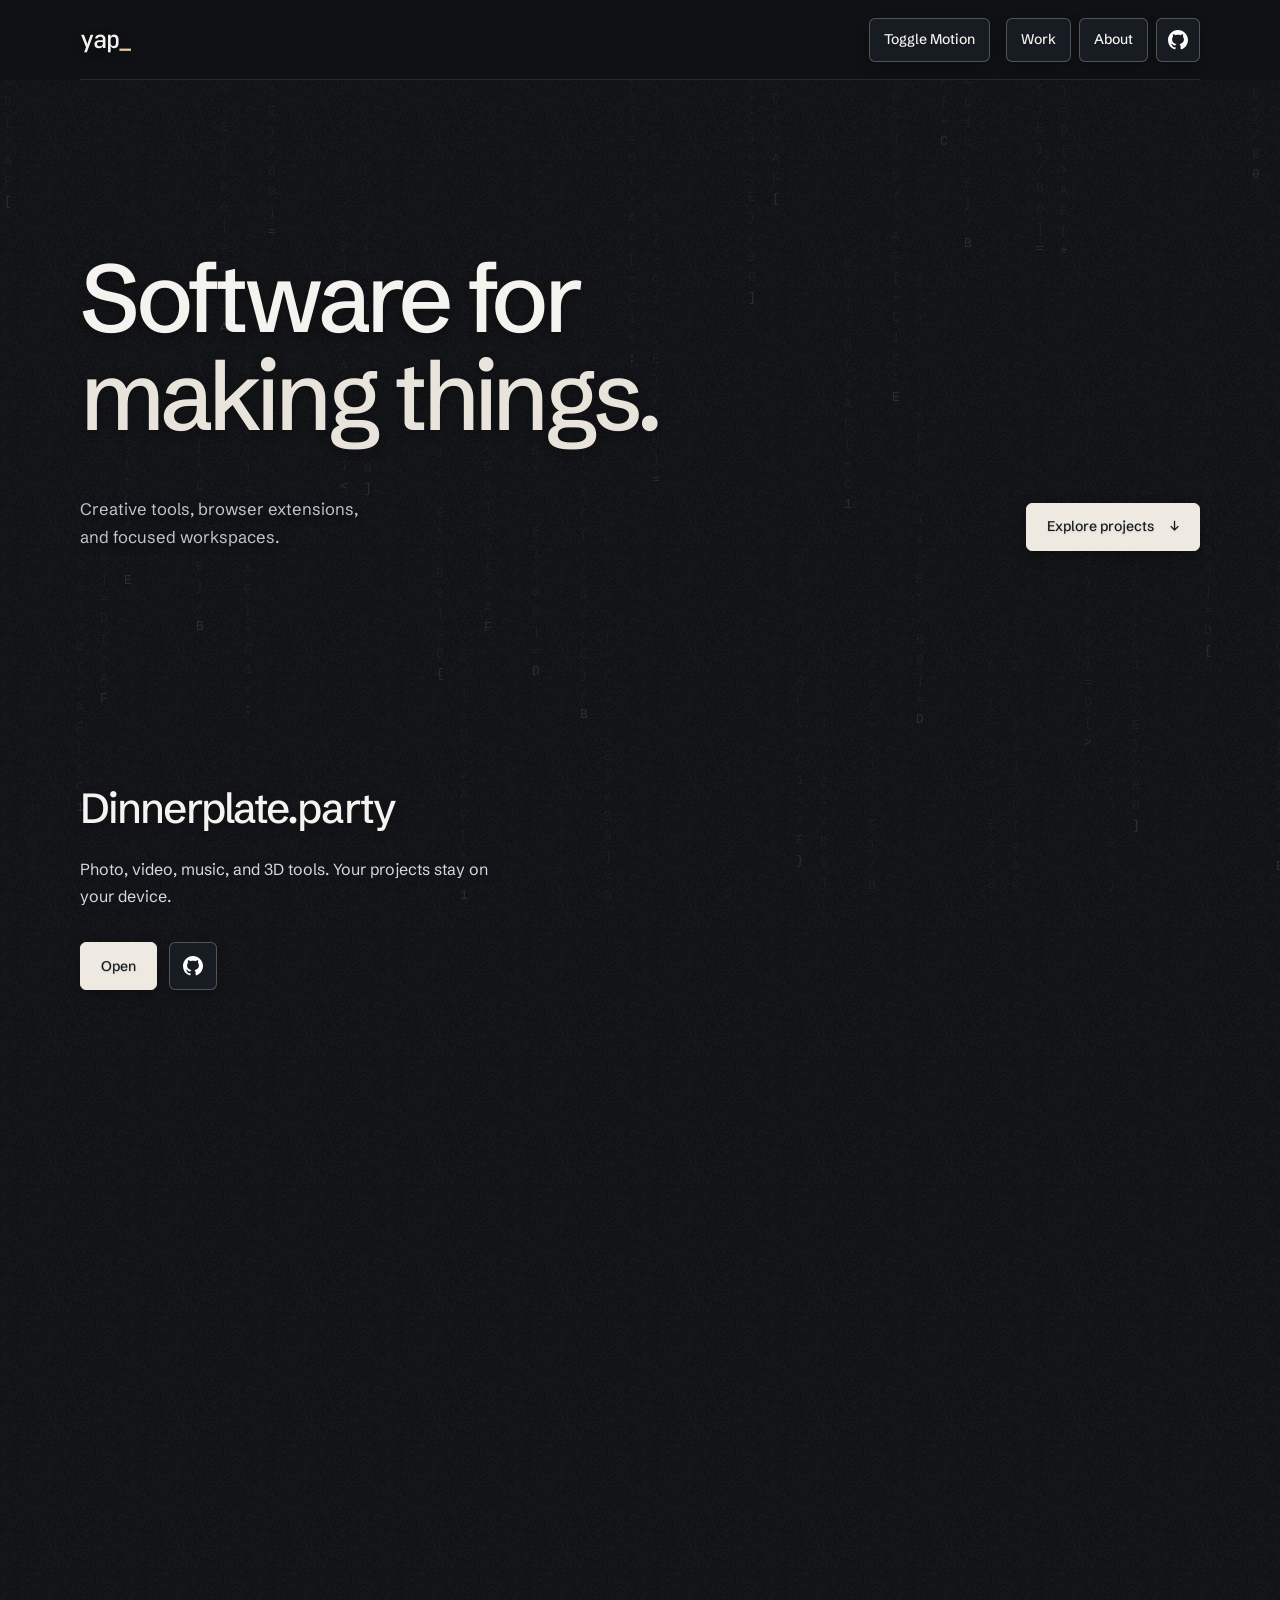
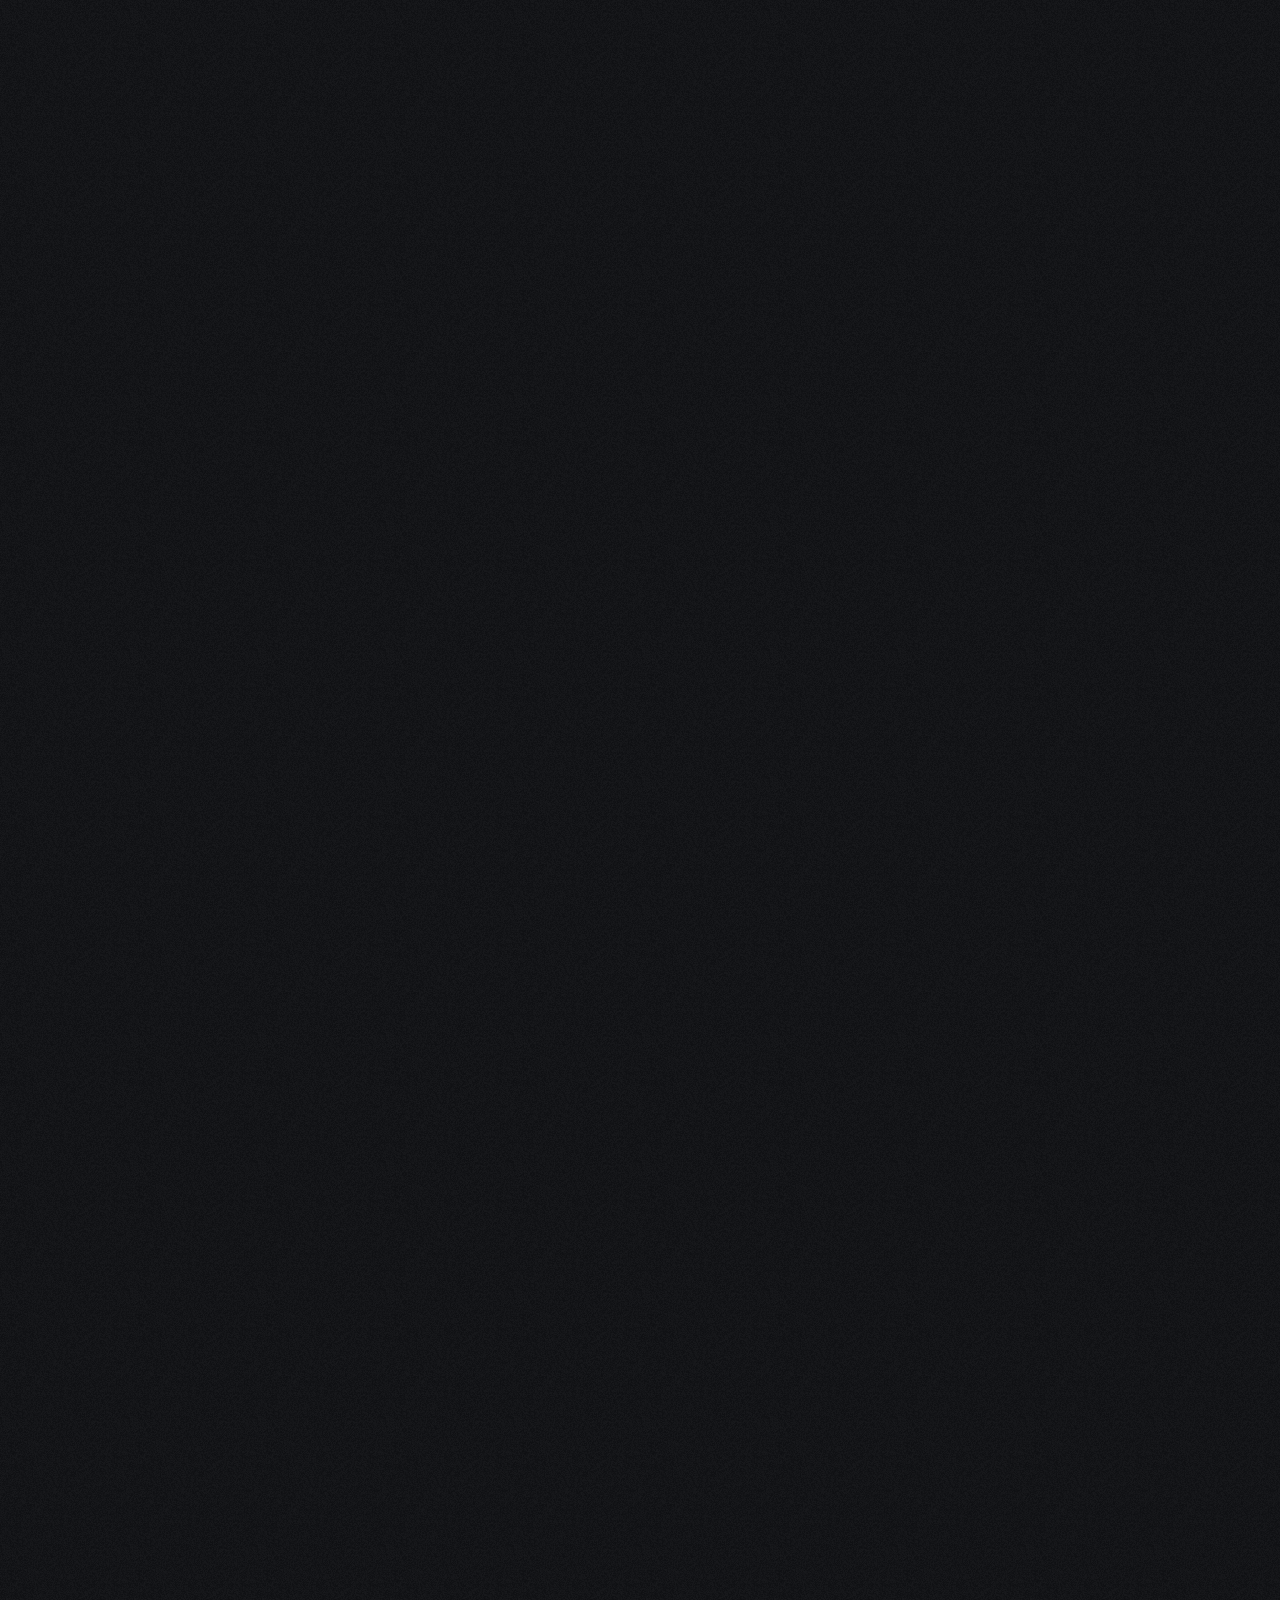
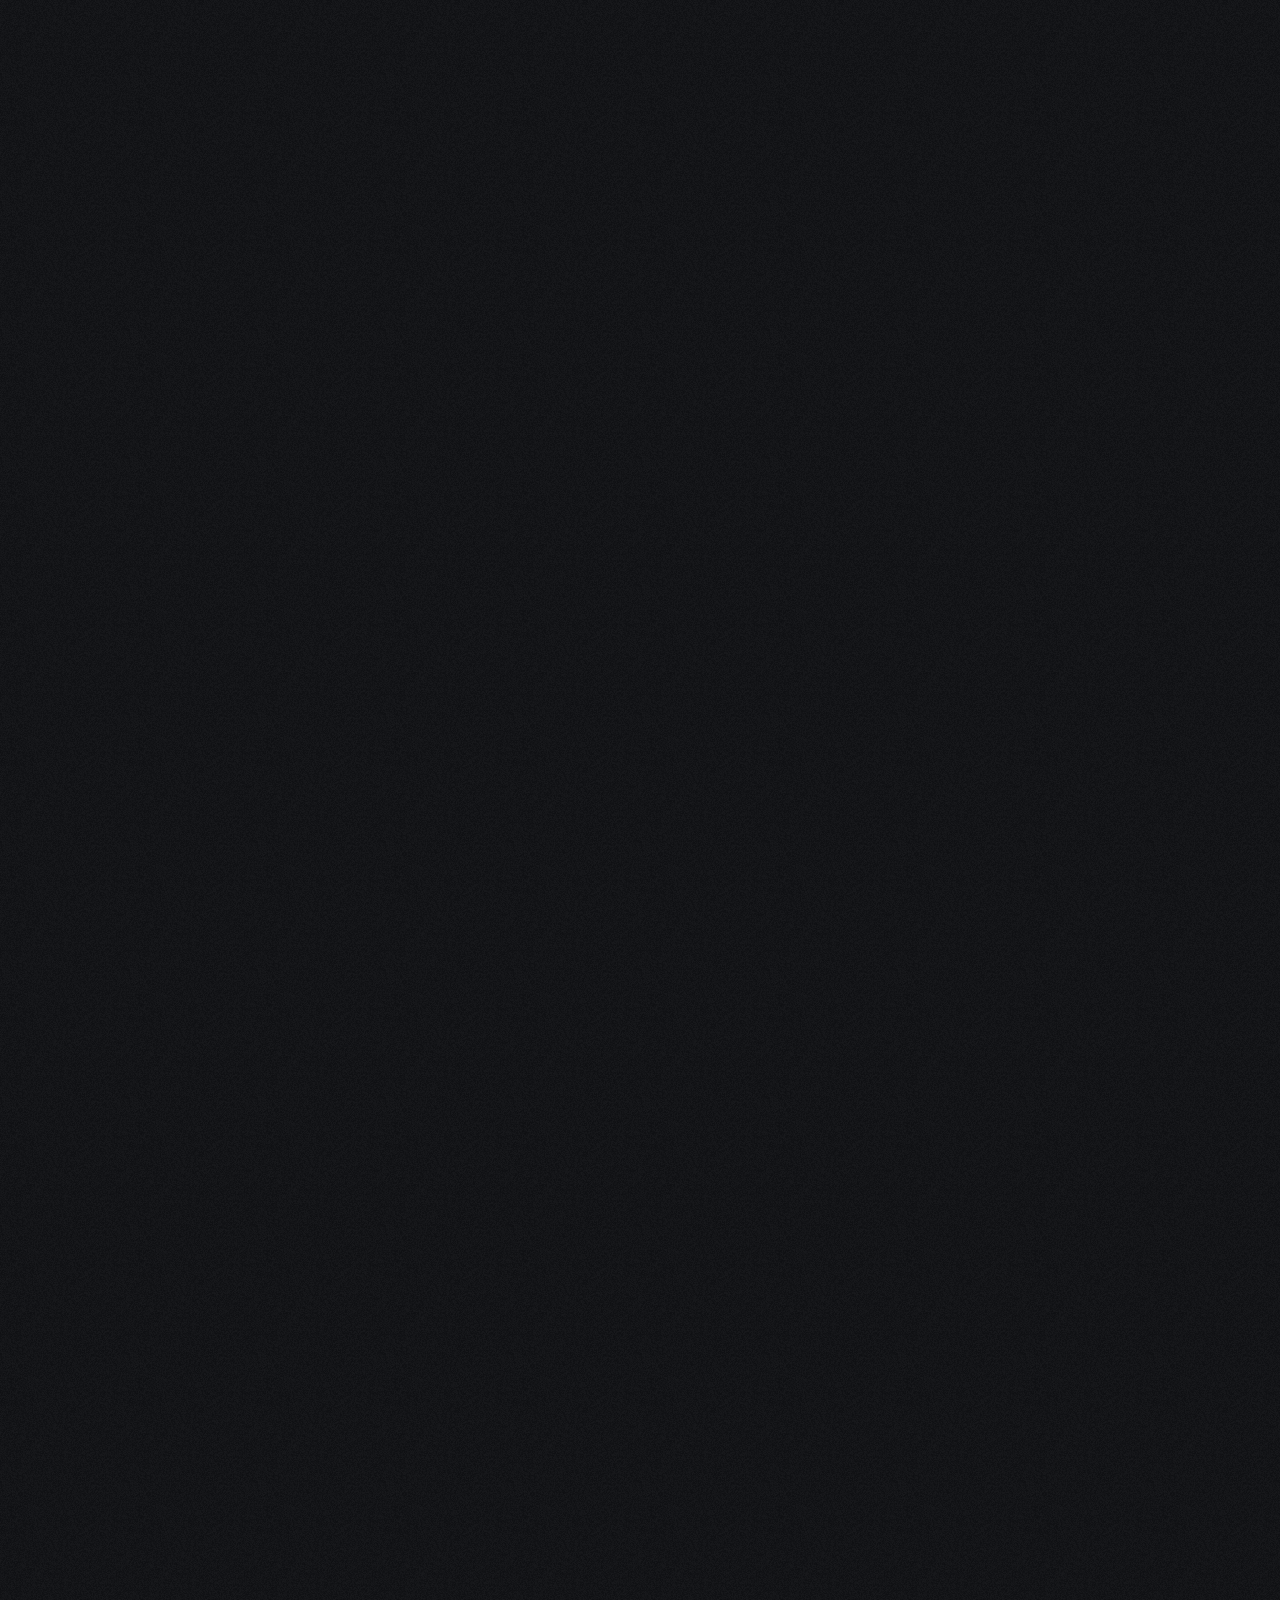
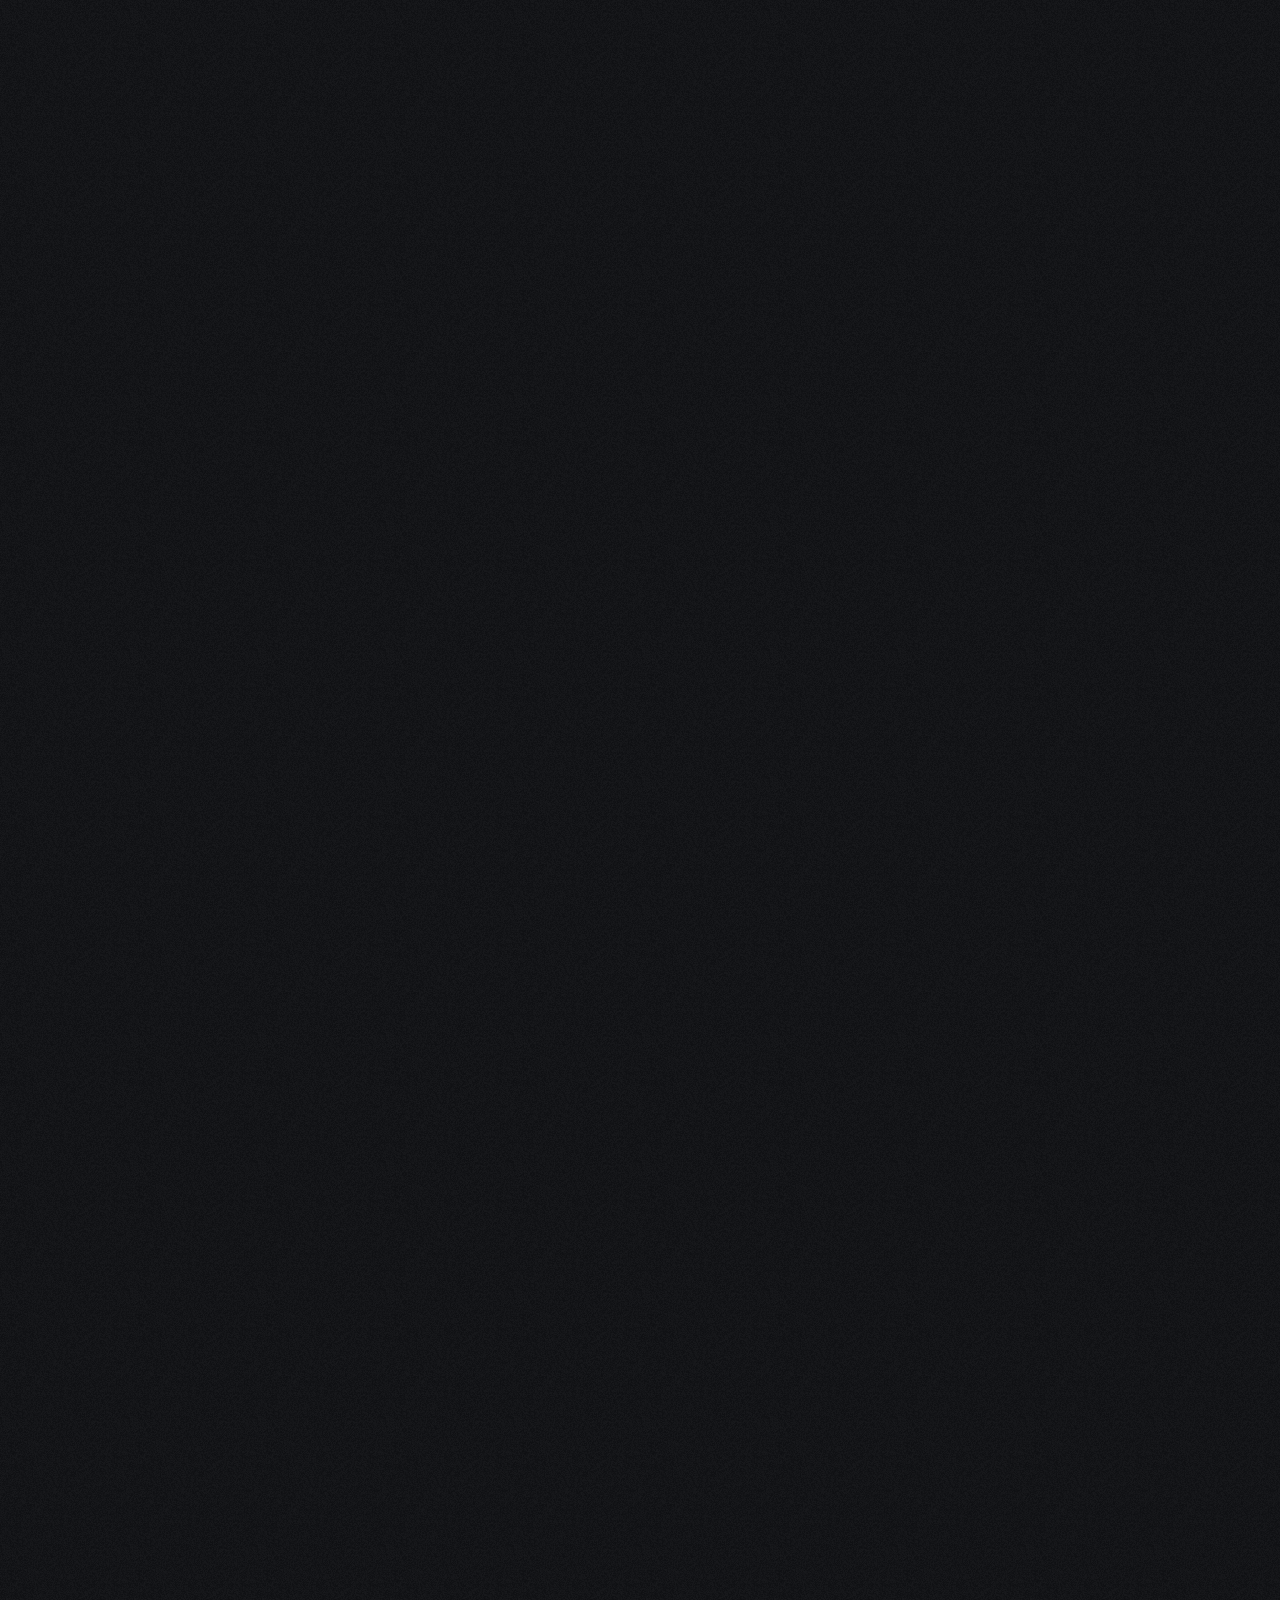
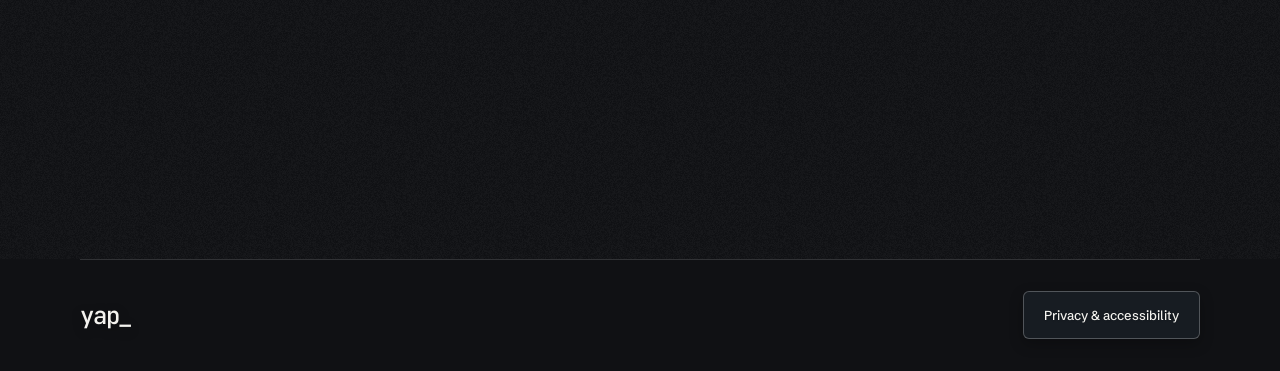
<file: docs/index.html>
<!doctype html>
<html lang="en" data-type="software">
<head>
  <meta charset="utf-8">
  <meta name="viewport" content="width=device-width, initial-scale=1, viewport-fit=cover">
  <meta name="page-type" content="software">
  <meta name="site-kind" content="software">
  <meta name="theme-color" content="#101114">
  <meta name="referrer" content="no-referrer">
  <meta name="description" content="Yap — independent developer. Creative software, browser extensions, and tools for study and debate.">
  <meta property="og:type" content="website">
  <meta property="og:title" content="Yap — Independent Developer">
  <meta property="og:description" content="Creative software, browser extensions, and tools for study and debate.">
  <title>Yap — Independent Developer</title>
  <link rel="icon" href="favicon.svg" type="image/svg+xml">
  <link rel="preload" href="schibsted-latin.woff2" as="font" type="font/woff2" crossorigin>
  <link rel="stylesheet" href="styles.css?v=22">
  <script defer src="matrix.js?v=8"></script>
  <script defer src="site.js?v=3"></script>
</head>
<body id="top">
  <canvas id="matrix-background" aria-hidden="true"></canvas>
  <a class="skip" href="#main">Skip to content</a>
  <header class="site-header"><div class="frame header-inner">
    <a class="wordmark" href="./" aria-label="Yap, portfolio home" translate="no">yap<span aria-hidden="true">_</span></a>
    <button class="button motion-toggle" id="matrix-toggle" type="button" aria-label="Toggle Motion" aria-pressed="true" hidden>Toggle Motion</button>
    <nav aria-label="Main navigation"><a class="button" href="#work">Work</a><a class="button" href="#about">About</a><a class="button icon-button" href="https://github.com/yapperyap" aria-label="GitHub profile" title="GitHub profile"><img class="github-mark" src="github-mark.svg" width="20" height="20" alt="" aria-hidden="true"></a></nav>
    <details class="mobile-menu"><summary class="button">Menu</summary><nav aria-label="Mobile navigation"><a class="button" href="#work">Work</a><a class="button" href="#about">About</a><a class="button icon-button" href="https://github.com/yapperyap" aria-label="GitHub profile" title="GitHub profile"><img class="github-mark" src="github-mark.svg" width="20" height="20" alt="" aria-hidden="true"></a></nav></details>
  </div></header>
  <main id="main" tabindex="-1">
    <section class="intro frame" aria-labelledby="intro-title">

      <h1 id="intro-title">Software for<br><span>making things.</span></h1>
      <div class="intro-bottom"><p>Creative tools, browser extensions,<br class="desktop-break"> and focused workspaces.</p><div class="intro-actions"><a class="button primary" href="#work">Explore projects <span aria-hidden="true">↓</span></a></div></div>
    </section>
    <section id="work" class="work" aria-label="Projects">
      <article id="dinnerplate" class="project dinnerplate" aria-labelledby="dinnerplate-title">
        <div class="project-inner frame">
          <div class="project-copy"><h2 id="dinnerplate-title" translate="no"><a class="project-title-link" href="https://dinnerplate.party/">Dinnerplate.party</a></h2><p class="description">Photo, video, music, and 3D tools. Your projects stay on your device.</p><div class="links"><a class="button" href="https://dinnerplate.party/" aria-label="Open Dinnerplate">Open</a><a class="button icon-button" href="https://github.com/yapperyap/dinnerplate-party" aria-label="Dinnerplate on GitHub" title="Dinnerplate on GitHub"><img class="github-mark" src="github-mark.svg" width="20" height="20" alt="" aria-hidden="true"></a></div></div>
          <div class="project-visual dinner-gallery">
            <div class="image-halo"><figure class="product-window music-window"><img src="dinnerplate.webp" width="2880" height="1980" alt="Dinnerplate music editor with a multitrack arrangement, beat sequencer, and instrument controls." fetchpriority="high"></figure></div>
            <div class="image-halo photo-halo"><figure class="product-window photo-window"><img src="photo-editor.webp" width="2880" height="1980" alt="Dinnerplate photo editor with brush tools, layers, and adjustment controls." loading="lazy" decoding="async"></figure></div>
          </div>
        </div>
      </article>
      <article id="flowdesk" class="project flowdesk" aria-labelledby="flowdesk-title">
        <div class="project-inner frame">
          <div class="project-copy"><h2 id="flowdesk-title" translate="no"><a class="project-title-link" href="https://flowdesk.party/">FlowDesk</a></h2><p class="description">Debate flows, speech timers, and portable rounds for LD and PF.</p><div class="links"><a class="button" href="https://flowdesk.party/" aria-label="Open FlowDesk">Open</a></div></div>
          <div class="project-visual image-halo"><figure class="product-window"><img src="flowdesk-live.webp" width="2880" height="1980" loading="lazy" decoding="async" alt="FlowDesk debate workspace with speech timers and columns for successive speeches."></figure></div>
        </div>
      </article>
      <article id="sat-study-room" class="project sat" aria-labelledby="sat-title">
        <div class="project-inner frame">
          <div class="project-copy"><h2 id="sat-title" translate="no"><a class="project-title-link" href="https://yapperyap.github.io/sat-study-room/">SAT Study Room</a></h2><p class="description">Targeted practice, answer explanations, and on-device progress.</p><div class="links"><a class="button" href="https://yapperyap.github.io/sat-study-room/" aria-label="Open SAT Study Room">Open</a><a class="button icon-button" href="https://github.com/yapperyap/sat-study-room" aria-label="SAT Study Room on GitHub" title="SAT Study Room on GitHub"><img class="github-mark" src="github-mark.svg" width="20" height="20" alt="" aria-hidden="true"></a></div></div>
          <div class="project-visual image-halo"><figure class="product-window"><img src="sat-focus-mode.webp" width="2880" height="1980" loading="lazy" decoding="async" alt="SAT Study Room in Focus mode with a reading passage, answer choices, and question navigation."></figure></div>
        </div>
      </article>
      <article id="cachebuddy" class="project cachebuddy" aria-labelledby="cachebuddy-title">
        <div class="project-inner frame">
          <div class="project-copy"><h2 id="cachebuddy-title" translate="no"><a class="project-title-link" href="https://yapperyap.github.io/CacheBuddyExtension/">CacheBuddy</a></h2><p class="description">Save pages for offline reading.<br>For Chromium and Firefox.</p><div class="links"><a class="button" href="https://yapperyap.github.io/CacheBuddyExtension/" aria-label="Open CacheBuddy">Open</a><a class="button icon-button" href="https://github.com/yapperyap/CacheBuddyExtension" aria-label="CacheBuddy on GitHub" title="CacheBuddy on GitHub"><img class="github-mark" src="github-mark.svg" width="20" height="20" alt="" aria-hidden="true"></a></div></div>
          <div class="project-visual cache-image"><div class="image-halo"><figure class="product-window"><img src="cachebuddy.webp" width="1680" height="1527" loading="lazy" decoding="async" alt="CacheBuddy extension showing page and website save options."></figure></div></div>
        </div>
      </article>
    </section>
    <section id="about" class="about frame" aria-labelledby="about-title"><h2 id="about-title">About</h2><div><p>I’m Yap. I build software for creating, learning, and working offline.</p><a class="button" href="mailto:yapperyapemail@proton.me">Get in touch <span aria-hidden="true">↗</span></a></div></section>
  </main>
  <footer class="frame site-footer"><a class="wordmark" href="#top" aria-label="Yap, back to top" translate="no">yap_</a><a class="button" href="site-notice.html">Privacy &amp; accessibility</a></footer>
</body>
</html>
</file>
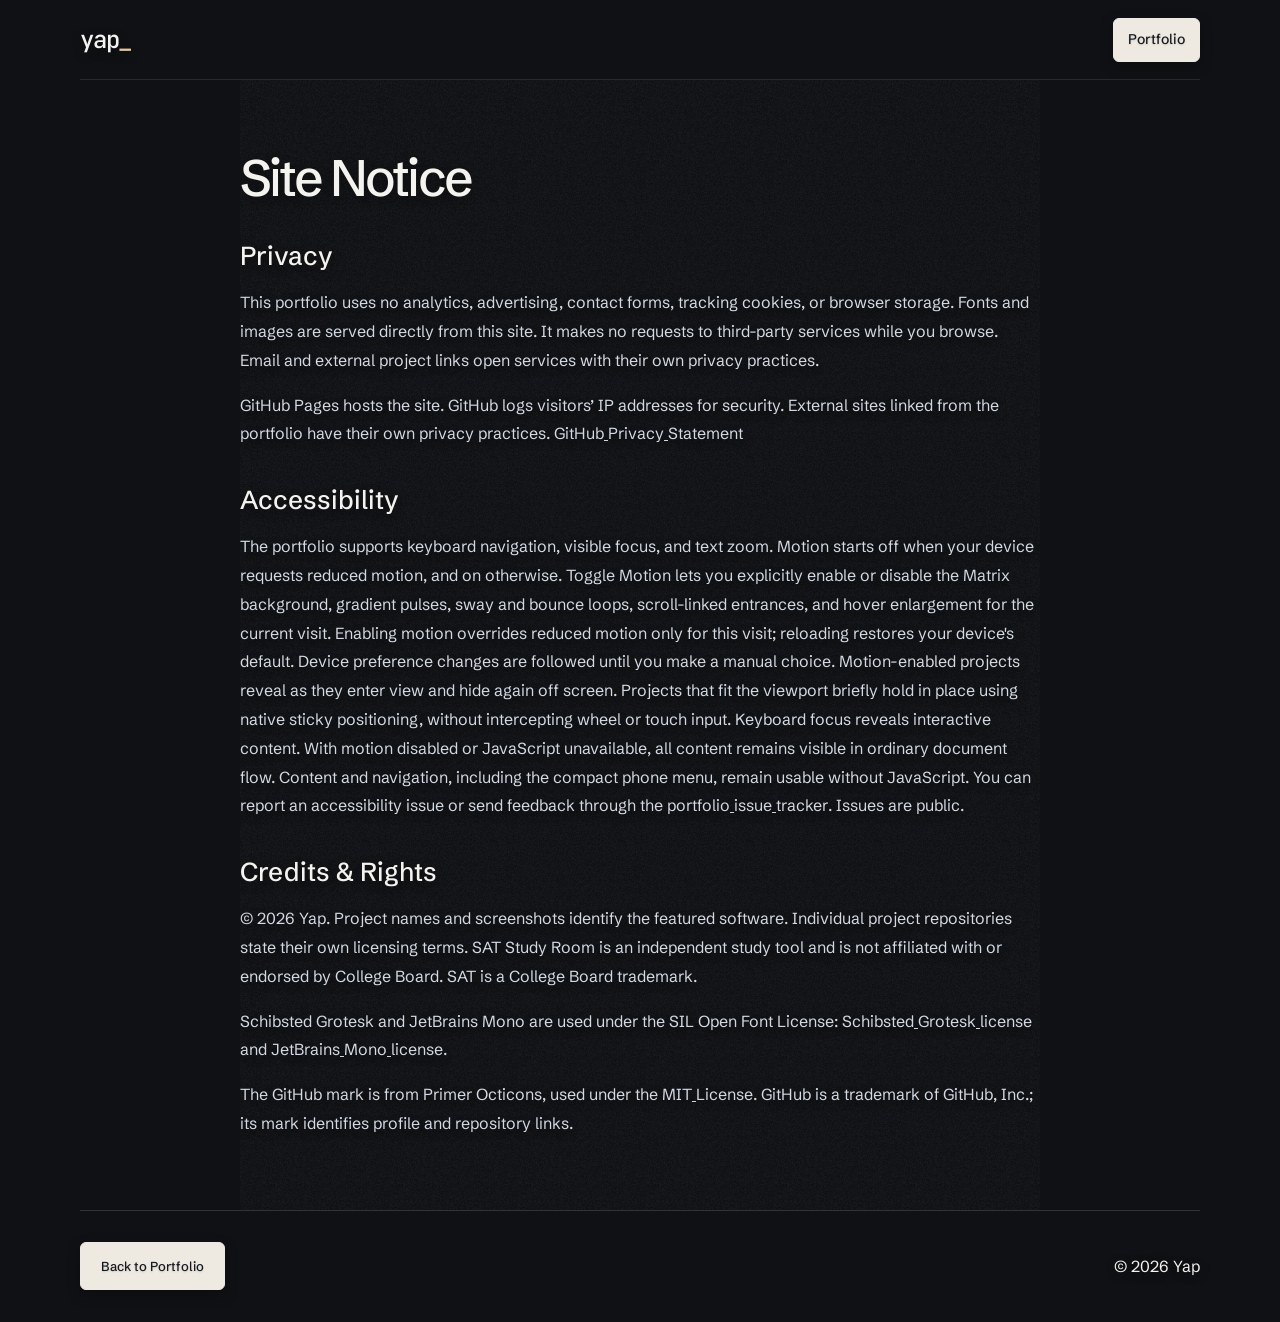
<file: docs/site-notice.html>
<!doctype html>
<html lang="en">
<head>
  <meta charset="utf-8">
  <meta name="viewport" content="width=device-width, initial-scale=1">
  <meta name="theme-color" content="#101114">
  <meta name="referrer" content="no-referrer">
  <meta name="description" content="Privacy, accessibility, and credits for Yap’s developer portfolio.">
  <title>Privacy &amp; Accessibility · Yap</title>
  <link rel="icon" href="favicon.svg" type="image/svg+xml">
  <link rel="stylesheet" href="styles.css?v=22">
  <script defer src="site.js?v=3"></script>
</head>
<body>
  <a class="skip" href="#main">Skip to content</a>
  <header class="site-header"><div class="frame header-inner">
    <a class="wordmark" href="./" aria-label="Yap, portfolio home">yap<span aria-hidden="true">_</span></a>
    <nav aria-label="Main navigation"><a class="button primary" href="./">Portfolio</a></nav>
  </div></header>
  <main id="main" class="frame notice" tabindex="-1">
    <h1>Site Notice</h1>
    <h2>Privacy</h2>
    <p>This portfolio uses no analytics, advertising, contact forms, tracking cookies, or browser storage. Fonts and images are served directly from this site. It makes no requests to third-party services while you browse. Email and external project links open services with their own privacy practices.</p>
    <p>GitHub Pages hosts the site. GitHub logs visitors’ IP addresses for security. External sites linked from the portfolio have their own privacy practices. <a href="https://docs.github.com/en/site-policy/privacy-policies/github-general-privacy-statement">GitHub Privacy Statement</a></p>
    <h2>Accessibility</h2>
    <p>The portfolio supports keyboard navigation, visible focus, and text zoom. Motion starts off when your device requests reduced motion, and on otherwise. Toggle Motion lets you explicitly enable or disable the Matrix background, gradient pulses, sway and bounce loops, scroll-linked entrances, and hover enlargement for the current visit. Enabling motion overrides reduced motion only for this visit; reloading restores your device's default. Device preference changes are followed until you make a manual choice. Motion-enabled projects reveal as they enter view and hide again off screen. Projects that fit the viewport briefly hold in place using native sticky positioning, without intercepting wheel or touch input. Keyboard focus reveals interactive content. With motion disabled or JavaScript unavailable, all content remains visible in ordinary document flow. Content and navigation, including the compact phone menu, remain usable without JavaScript. You can report an accessibility issue or send feedback through the <a href="https://github.com/yapperyap/developer-portfolio/issues">portfolio issue tracker</a>. Issues are public.</p>
    <h2>Credits &amp; Rights</h2>
    <p>© 2026 Yap. Project names and screenshots identify the featured software. Individual project repositories state their own licensing terms. SAT Study Room is an independent study tool and is not affiliated with or endorsed by College Board. SAT is a College Board trademark.</p>
    <p>Schibsted Grotesk and JetBrains Mono are used under the SIL Open Font License: <a href="schibsted-OFL.txt">Schibsted Grotesk license</a> and <a href="jetbrains-mono-OFL.txt">JetBrains Mono license</a>.</p>
    <p>The GitHub mark is from Primer Octicons, used under the <a href="github-mark-LICENSE.txt">MIT License</a>. GitHub is a trademark of GitHub, Inc.; its mark identifies profile and repository links.</p>
  </main>
  <footer class="frame site-footer">
    <a class="button primary" href="./">Back to Portfolio</a>
    <p>© 2026 Yap</p>
  </footer>
</body>
</html>
</file>
<file: docs/styles.css>
@font-face { font-family: 'Schibsted Grotesk'; font-style: normal; font-weight: 400 600; font-display: swap; src: url('schibsted-latin.woff2') format('woff2'); }
@font-face { font-family: 'JetBrains Mono'; font-style: normal; font-weight: 400 500; font-display: swap; src: url('jetbrains-mono-latin.woff2') format('woff2'); }
:root {
  color-scheme: dark;
  --ground: #101114;
  --ink: #f4f3ef;
  --muted: #c0c5ce;
  --border: #ffffff29;
  --gutter: clamp(24px, 6vw, 112px);
  --column-gap: clamp(24px, 4vw, 80px);
  --header-height: 80px;
  --halo-x: 62.5%;
  --halo-y: 31.25%;
  --hover-ease: cubic-bezier(.2,.65,.3,1);
  --hover-image-scale: 1;
  --hover-text-scale: 1;
  --hover-button-scale: 1;
  --mono: 'JetBrains Mono', ui-monospace, monospace;
  font-family: 'Schibsted Grotesk', sans-serif;
  color: var(--ink);
  background: var(--ground);
  font-synthesis: none;
  -webkit-font-smoothing: antialiased;
}
*, *::before, *::after { box-sizing: border-box; }
html { scroll-padding-top: calc(var(--header-height) + 16px); }
body { margin: 0; -webkit-tap-highlight-color: #ffffff20; }
::selection { color: #101114; background: #e8c99d; }
h1, h2, h3, p, figure { margin: 0; }
h1, h2, h3 { text-wrap: balance; }
h1, h2, h3, p, .wordmark { text-shadow: 0 3px 12px #0005; }
p { text-wrap: pretty; }
/* Separate scale from the scroll/float transforms. Keeping the transition on
   the resting state makes leaving as smooth as entering, without reflow. */
.hover-word { display: inline-block; transform-origin: center center; transition: transform 420ms var(--hover-ease); }
a:not(.button):not(.wordmark) { display: inline-block; }
a { color: inherit; text-decoration: none; touch-action: manipulation; }
a:hover { text-decoration: underline; text-underline-offset: 5px; }
.project-title-link, .project-title-link:hover, .wordmark, .wordmark:hover { text-decoration: none; }
:focus-visible { outline: 2px solid #f4d3a4; outline-offset: 5px; }
img { display: block; width: 100%; max-width: 100%; height: auto; }
.frame { width: min(calc(100% - var(--gutter) * 2), 1120px); margin-inline: auto; }
.skip { position: fixed; z-index: 10; top: 12px; left: 12px; padding: 14px 20px; background: #30333c; transform: translateY(-160%); }
.skip:focus { transform: translateY(0); }
.site-header { position: sticky; top: 0; z-index: 5; background: var(--ground); }
.header-inner { min-height: var(--header-height); display: grid; grid-template-columns: 1fr auto auto; grid-template-areas: 'brand motion navigation'; align-items: center; gap: 16px; border-bottom: 1px solid #ffffff19; }
.header-inner .wordmark { grid-area: brand; justify-self: start; }
.header-inner > nav { grid-area: navigation; }
.header-inner .motion-toggle { grid-area: motion; white-space: nowrap; }
.header-inner > .motion-toggle, .header-inner > nav .button, .mobile-menu summary { min-height: 44px; padding: 10px 14px; font: 500 14px/1.4 'Schibsted Grotesk', sans-serif; }
.mobile-menu { grid-area: navigation; display: none; position: relative; }
.mobile-menu summary { list-style: none; white-space: nowrap; }
.mobile-menu summary::-webkit-details-marker { display: none; }
.mobile-menu nav { position: absolute; top: calc(100% + 16px); right: 0; width: min(260px, calc(100vw - 48px)); padding: 12px; gap: 8px; background: #171c24; border: 1px solid #ffffff35; border-radius: 8px; box-shadow: 0 16px 48px #0007; }
.mobile-menu:not([open]) nav { display: none; }
.mobile-menu[open] nav { display: grid; }
.mobile-menu nav .button { width: 100%; }
.mobile-menu nav .icon-button { width: 44px; min-width: 44px; justify-self: start; padding: 0; }
.wordmark { font-family: var(--mono); font-size: 24px; font-weight: 500; letter-spacing: -1.2px; min-height: 44px; display: inline-flex; align-items: center; }
.wordmark > span[aria-hidden] { color: #e8c99d; }
nav { display: flex; gap: 8px; }
.button { display: inline-flex; align-items: center; justify-content: center; gap: 16px; min-height: 48px; padding: 12px 20px; border: 1px solid #ffffff40; border-radius: 6px; background: #171c22; color: var(--ink); font: 500 14px/1.4 'Schibsted Grotesk', sans-serif; cursor: pointer; touch-action: manipulation; box-shadow: 0 5px 14px #0004; text-shadow: 0 1px 2px #0002; transform-origin: center center; transition: background-color 160ms ease, border-color 160ms ease, transform 420ms var(--hover-ease), box-shadow 420ms ease; }
.button:hover { background: #2a333e; border-color: #ffffff80; box-shadow: 0 8px 20px #0006; text-decoration: none; }
.button[hidden] { display: none; }
.primary, .project .links .button:first-child, .about .button { background: #eeeae2; border-color: #eeeae2; color: #14191f; }
.primary:hover, .project .links .button:first-child:hover, .about .button:hover { background: #fffaf0; border-color: #fffaf0; }
nav .button { min-height: 44px; padding: 10px 16px; font-size: 14px; }
.button.icon-button { width: 48px; min-width: 48px; padding: 0; flex: 0 0 48px; }
.header-inner > nav .icon-button { width: 44px; min-width: 44px; padding: 0; flex-basis: 44px; }
.github-mark { width: 20px; height: 20px; max-width: none; filter: invert(1); }
.intro { position: relative; z-index: 1; display: flex; flex-direction: column; justify-content: center; min-height: clamp(440px, 50vw, 720px); padding-block: clamp(48px, 6vw, 96px); }
.eyebrow { font: 400 13px/1.6 var(--mono); color: #cad0d8; margin-bottom: 32px; }
h1 { font-size: clamp(52px, 7.5vw, 104px); font-weight: 500; line-height: 1.02; letter-spacing: -.055em; }
h1 > span:not(.hover-word) { color: #e8e4dc; }
.intro-bottom { display: flex; align-items: end; justify-content: space-between; gap: 32px; margin-top: clamp(32px, 4vw, 64px); }
.intro-bottom p { color: var(--muted); font-size: clamp(16px, 1.3vw, 20px); line-height: 1.65; }
.intro-actions { display: flex; align-items: center; flex-wrap: wrap; gap: 12px; }
.motion-toggle { white-space: nowrap; }
.section-heading { position: relative; z-index: 1; padding-block: 24px; }
.section-heading h2 { font: 400 13px/1.6 var(--mono); color: #cad0d8; }
/* All glows share main's stacking context. No opaque article ground, clipped
   rectangle, or fade-to-black restart can divide one project from the next. */
main { position: relative; isolation: isolate; z-index: 1; overflow-x: clip; }
main::before { content: ''; position: absolute; inset: 0; z-index: -1; pointer-events: none; background: url('gradient-dither.png') repeat; opacity: .035; mix-blend-mode: soft-light; }
.project { position: relative; scroll-margin-top: 16px; background: transparent; }
/* Glows belong only to image wrappers, never static article backgrounds. */
.dinnerplate { --ambient: url('dinnerplate-ambient.webp'); --tint: 155 116 71; }
.flowdesk { --ambient: url('flowdesk-live-ambient.webp'); --tint: 69 131 180; }
.sat { --ambient: url('sat-focus-mode-ambient.webp'); --tint: 38 91 164; }
.cachebuddy { --ambient: url('cachebuddy-ambient.webp'); --tint: 46 117 128; }
.project-inner { position: relative; z-index: 1; display: grid; grid-template-columns: minmax(240px, .75fr) minmax(0, 1.65fr); align-items: center; gap: var(--column-gap); padding-block: clamp(56px, 7vw, 128px); }
.project-copy { min-width: 0; container-type: inline-size; }
.project h2 { font-size: clamp(28px, 11cqi, 42px); font-weight: 500; letter-spacing: -.045em; line-height: 1.12; white-space: nowrap; overflow-wrap: normal; }
.description { color: #d3dae3; font-size: clamp(16px, 1.1vw, 18px); line-height: 1.7; max-width: 34ch; margin-top: 24px; }
.links { display: flex; flex-wrap: wrap; gap: 12px; margin-top: 32px; }
.project-visual { min-width: 0; width: 100%; }
.product-window { position: relative; overflow: hidden; border: 1px solid #ffffff38; border-radius: 10px; background: #24272e; box-shadow: 0 24px 60px #02060c66, 0 5px 14px #02060c55; transform-origin: center; transition: transform 700ms cubic-bezier(.2,.65,.3,1), box-shadow 700ms ease; }
.product-window > img { border-radius: calc(10px - 1px); }
/* A halo on each frame, not just on its section: both Dinnerplate screenshots
   now have their own sampled palette. Preblurred assets avoid live blur work. */
.image-halo { position: relative; min-width: 0; width: 100%; }
.image-halo::before { content: ''; position: absolute; inset: -45%; z-index: -1; pointer-events: none; background: var(--image-ambient, var(--ambient)) center / 100% 100% no-repeat; opacity: .65; transform-origin: center center; transition: transform 700ms cubic-bezier(.2,.65,.3,1); mask-image: radial-gradient(ellipse var(--halo-x) var(--halo-x) at 50% 50%, #000d 0%, #000b 22%, #0007 45%, #0003 65%, #0001 82%, #0000 100%); }
.photo-halo { --image-ambient: url('photo-editor-ambient.webp'); }
.dinnerplate .project-inner { grid-template-columns: 1fr; gap: 48px; }
.dinnerplate .project-copy { display: block; max-width: 640px; }
.dinnerplate h2 { font-size: clamp(28px, 11cqi, 42px); }
.dinnerplate .description { margin-top: 24px; max-width: 48ch; }
.dinnerplate .links { margin-top: 32px; }
.dinner-gallery { display: grid; grid-template-columns: repeat(2, minmax(0, 1fr)); gap: 24px; align-items: start; }
.music-window, .photo-window { width: 100%; margin: 0; }
.cache-image { display: flex; justify-content: center; }
.cache-image > .image-halo { width: min(100%, 440px); }
.about { position: relative; z-index: 1; display: grid; grid-template-columns: minmax(240px, .75fr) minmax(0, 1.65fr); gap: var(--column-gap); padding-block: clamp(64px, 7vw, 128px); }
.about h2 { font-size: clamp(28px, 2.4vw, 40px); font-weight: 500; letter-spacing: -.04em; }
.about p { color: #d3dae3; font-size: clamp(18px, 1.5vw, 24px); line-height: 1.55; max-width: 40ch; }
.about .button { margin-top: 32px; }
.site-footer { position: relative; z-index: 1; min-height: 112px; border-top: 1px solid #ffffff24; display: flex; align-items: center; justify-content: space-between; gap: 24px; }
.site-footer .button { font-size: 13px; }
.notice { max-width: 800px; padding-block: 72px; }
.notice h1 { font-size: clamp(34px, 4vw, 52px); }
.notice h2 { font-size: 26px; font-weight: 500; margin-block: 36px 16px; }
.notice p { color: #d3dae3; font-size: 16px; line-height: 1.8; }
.notice p + p { margin-top: 16px; }
.notice a { text-decoration: underline; overflow-wrap: anywhere; }
#matrix-background { position: fixed; inset: 0; width: 100%; height: 100%; pointer-events: none; z-index: 0; opacity: .12; }
@media (max-width: 960px) {
  .project-inner, .about { grid-template-columns: minmax(0, 1fr); gap: 32px; }
  .project-copy { max-width: 640px; }
  .description { max-width: 52ch; }
  .project-inner { padding-block: clamp(48px, 7vw, 80px); }
  .dinnerplate .project-copy { max-width: none; grid-template-columns: 1fr; }
  .dinnerplate h2 { grid-column: auto; grid-row: auto; }
  .dinnerplate .description { grid-column: auto; margin-top: 20px; }
  .dinnerplate .links { grid-column: auto; }
  .dinnerplate .project-inner { gap: 32px; }
  .intro-bottom { align-items: start; flex-direction: column; gap: 28px; }
}
@media (max-width: 700px) {
  .header-inner { gap: 12px; }
  .wordmark { font-size: 22px; }
  nav { gap: 6px; }
  nav .button { padding-inline: 10px; font-size: 13px; }
  .eyebrow { margin-bottom: 24px; }
  .intro { min-height: auto; padding-block: 56px 48px; }
  h1 { font-size: clamp(48px, 9.5vw, 68px); }
  .intro-bottom { gap: 24px; }
  .intro-actions { width: 100%; }
  .intro-actions .primary { flex: 1; }
  .desktop-break { display: none; }
  .project-inner { gap: 28px; padding-block: 48px; }
  .project h2 { font-size: clamp(28px, 9cqi, 36px); }
  .description { margin-top: 16px; }
  .links { gap: 12px; margin-top: 24px; }
  .links .button:not(.icon-button) { min-width: 96px; }
  .dinner-gallery { grid-template-columns: 1fr; gap: 20px; }
  .product-window { border-radius: 8px; }
  .product-window > img { border-radius: 7px; }
  .cache-image > .image-halo { width: 100%; max-width: 380px; }
  .about { gap: 24px; }
  .site-footer { padding-block: 24px; gap: 12px; }
  .site-footer .button { font-size: 13px; padding-inline: 12px; }
}
@media (max-width: 760px) {
  :root { --header-height: 72px; }
  .header-inner { gap: 8px; }
  .header-inner:has(.mobile-menu) > nav { display: none; }
  .mobile-menu { display: block; }
}

@media (max-width: 360px) {
  .intro-actions { flex-direction: column; align-items: stretch; }
  .intro-actions .primary { flex: auto; }
  .button { padding-inline: 14px; }
  nav { gap: 4px; }
  nav .button { padding-inline: 7px; }
}
@media (prefers-reduced-motion: no-preference) {
  html:not([data-motion-paused='true']) { --hover-image-scale: 1.04; --hover-text-scale: 1.025; --hover-button-scale: 1.05; }
}
/* The resolved site state is authoritative, including explicit reduced-motion
   opt-in. Without JavaScript the browser preference remains the default. */
html[data-motion-paused='false'] { --hover-image-scale: 1.04; --hover-text-scale: 1.025; --hover-button-scale: 1.05; scroll-behavior: smooth; }
  html[data-motion-paused] .image-halo::before { animation: ambient-breathe 18s ease-in-out infinite; }
  html[data-motion-paused] .photo-halo::before { animation-delay: -2s; }
  html[data-motion-paused] .flowdesk .image-halo::before { animation-delay: -4s; }
  html[data-motion-paused] .sat .image-halo::before { animation-delay: -8s; }
  html[data-motion-paused] .cachebuddy .image-halo::before { animation-delay: -12s; }
  html[data-motion-paused] .project-copy, html[data-motion-paused] .about > div { animation: content-float 12s ease-in-out infinite; }
  html[data-motion-paused] .project-visual { animation: visual-float 14s ease-in-out infinite; animation-delay: -3s; }
  html[data-motion-paused] .button { animation: button-bob 10s ease-in-out infinite; }
  html[data-motion-paused] .intro .eyebrow,
  html[data-motion-paused] .intro-bottom > p,
  html[data-motion-paused] .section-heading h2,
  html[data-motion-paused] .about h2 { animation: content-float 12s ease-in-out infinite; }
  html[data-motion-paused] .intro h1 { animation: content-float 12s ease-in-out infinite; }

  html[data-motion-paused='true'] .image-halo::before,
  html[data-motion-paused='true'] .project-copy,
  html[data-motion-paused='true'] .project-visual,
  html[data-motion-paused='true'] .about > div,
  html[data-motion-paused='true'] .intro h1,
  html[data-motion-paused='true'] .button,
  html[data-motion-paused='true'] .intro .eyebrow,
  html[data-motion-paused='true'] .intro-bottom > p,
  html[data-motion-paused='true'] .section-heading h2,
  html[data-motion-paused='true'] .about h2 { animation-play-state: paused; }
  html[data-motion-paused] .button:is(:hover, :focus-visible) { animation-play-state: paused; }
  @keyframes ambient-breathe { 0%, 100% { opacity: .63; } 50% { opacity: .67; } }
  @keyframes content-float { 0%, 100% { translate: 0 2px; rotate: -.08deg; } 25% { translate: 1px 0; rotate: 0deg; } 50% { translate: 0 -2px; rotate: .08deg; } 75% { translate: -1px 0; rotate: 0deg; } }
  @keyframes visual-float { 0%, 100% { translate: 0 3px; rotate: -.18deg; } 25% { translate: 1.5px 0; rotate: 0deg; } 50% { translate: 0 -3px; rotate: .18deg; } 75% { translate: -1.5px 0; rotate: 0deg; } }
  @keyframes button-bob { 0%, 100% { translate: 0 1px; rotate: -.06deg; } 25% { translate: .5px 0; rotate: 0deg; } 50% { translate: 0 -1px; rotate: .06deg; } 75% { translate: -.5px 0; rotate: 0deg; } }
  @keyframes hero-enter { from { opacity: .35; transform: translateY(12px); } to { opacity: 1; transform: translateY(0); } }
/* Native view timelines follow the real scroll position—no wheel interception,
   per-frame JS, opacity hiding, or layout-changing animation. */
@supports (animation-timeline: view()) {
    html[data-motion-paused] .project-inner { animation: project-arrive 1s linear both; animation-timeline: view(block); animation-range: entry 0% entry 100%; }
    html[data-motion-paused] .project-visual { animation: visual-float 14s ease-in-out infinite, image-travel 1s linear both; animation-delay: -3s, 0s; animation-timeline: auto, view(block); animation-range: normal, cover 0% cover 100%; }
    html[data-motion-paused='true'] .project-inner { animation: none; transform: none; }
    html[data-motion-paused='true'] .project-visual { animation-name: visual-float, none; animation-timeline: auto, auto; animation-play-state: paused, paused; scale: 1; }
    @keyframes project-arrive { from { transform: translateY(24px); } to { transform: translateY(0); } }
    @keyframes image-travel { from { scale: .985; } to { scale: 1.015; } }
}
/* Progressive, reversible scene reveals. Focus always exposes interactive
   content; no JavaScript or disabled motion leaves ordinary visible flow. */
html[data-motion-paused='false'][data-scroll-scenes='true'] .scene-piece { opacity: 0; transform: translate3d(0, 28px, 0); pointer-events: none; transition: opacity 650ms var(--hover-ease), transform 800ms var(--hover-ease); }
html[data-motion-paused='false'][data-scroll-scenes='true'] .scene-piece:is(.is-revealed, :focus-within) { opacity: 1; transform: none; pointer-events: auto; }
html[data-motion-paused='false'][data-scroll-scenes='true'] .scene-piece:focus-within { transition: none; }
html.scene-setup .scene-piece { transition: none !important; }
html[data-scroll-scenes='true'] .project-inner { animation: none; transform: none; }
html[data-motion-paused='false'] .project:is(.scene-candidate, .is-pinned) .project-inner { min-height: calc(100svh - var(--header-height)); padding-block: clamp(24px, 4vh, 48px); }
html[data-motion-paused='false'] .project.is-pinned { height: calc(var(--scene-height) + 65svh); }
html[data-motion-paused='false'] .project.is-pinned > .project-inner { position: sticky; top: var(--header-height); }
@media print {
  .project.is-pinned { height: auto !important; }
  .project-inner { position: static !important; min-height: auto !important; }
  .scene-piece { opacity: 1 !important; transform: none !important; pointer-events: auto !important; }
}
@media (hover: hover) and (pointer: fine) {
  .image-halo:has(.product-window:hover)::before { transform: scale3d(var(--hover-image-scale), var(--hover-image-scale), var(--hover-image-scale)); }
  .product-window:hover { transform: scale3d(var(--hover-image-scale), var(--hover-image-scale), var(--hover-image-scale)); box-shadow: 0 30px 72px #02060c77, 0 8px 20px #02060c55; }
  .hover-word:hover { transform: scale3d(var(--hover-text-scale), var(--hover-text-scale), var(--hover-text-scale)); }
  .button:is(:hover, :focus-visible) { transform: scale3d(var(--hover-button-scale), var(--hover-button-scale), var(--hover-button-scale)); }
  html[data-motion-paused] .button:is(:hover, :focus-visible) { animation: none; translate: none; rotate: none; }
}
html[data-motion-paused='true'] *, html[data-motion-paused='true'] *::before, html[data-motion-paused='true'] *::after { transition: none !important; }
html[data-motion-paused='true'] .button:is(:hover, :active) { transform: none; }
@media (prefers-reduced-motion: reduce) {
  html:not([data-motion-paused='false']) *, html:not([data-motion-paused='false']) *::before, html:not([data-motion-paused='false']) *::after { transition: none !important; }
}
</file>
